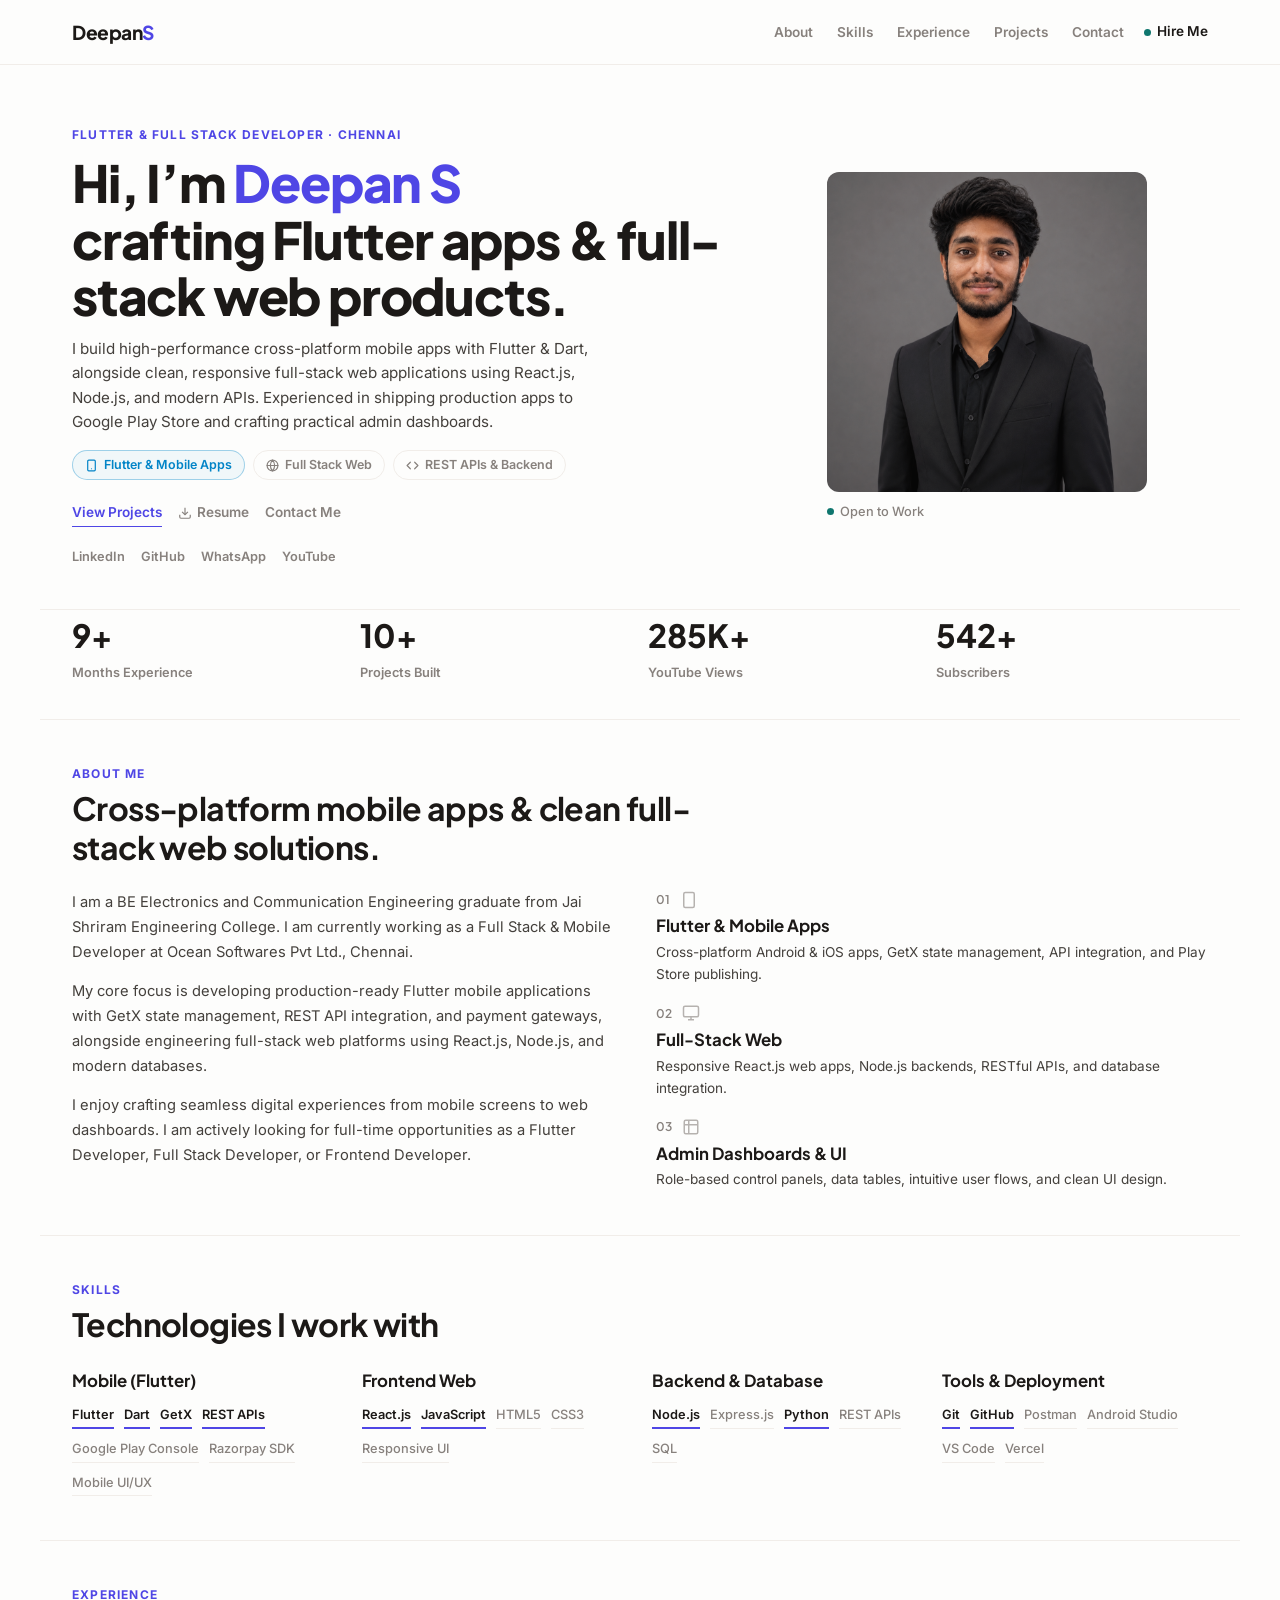
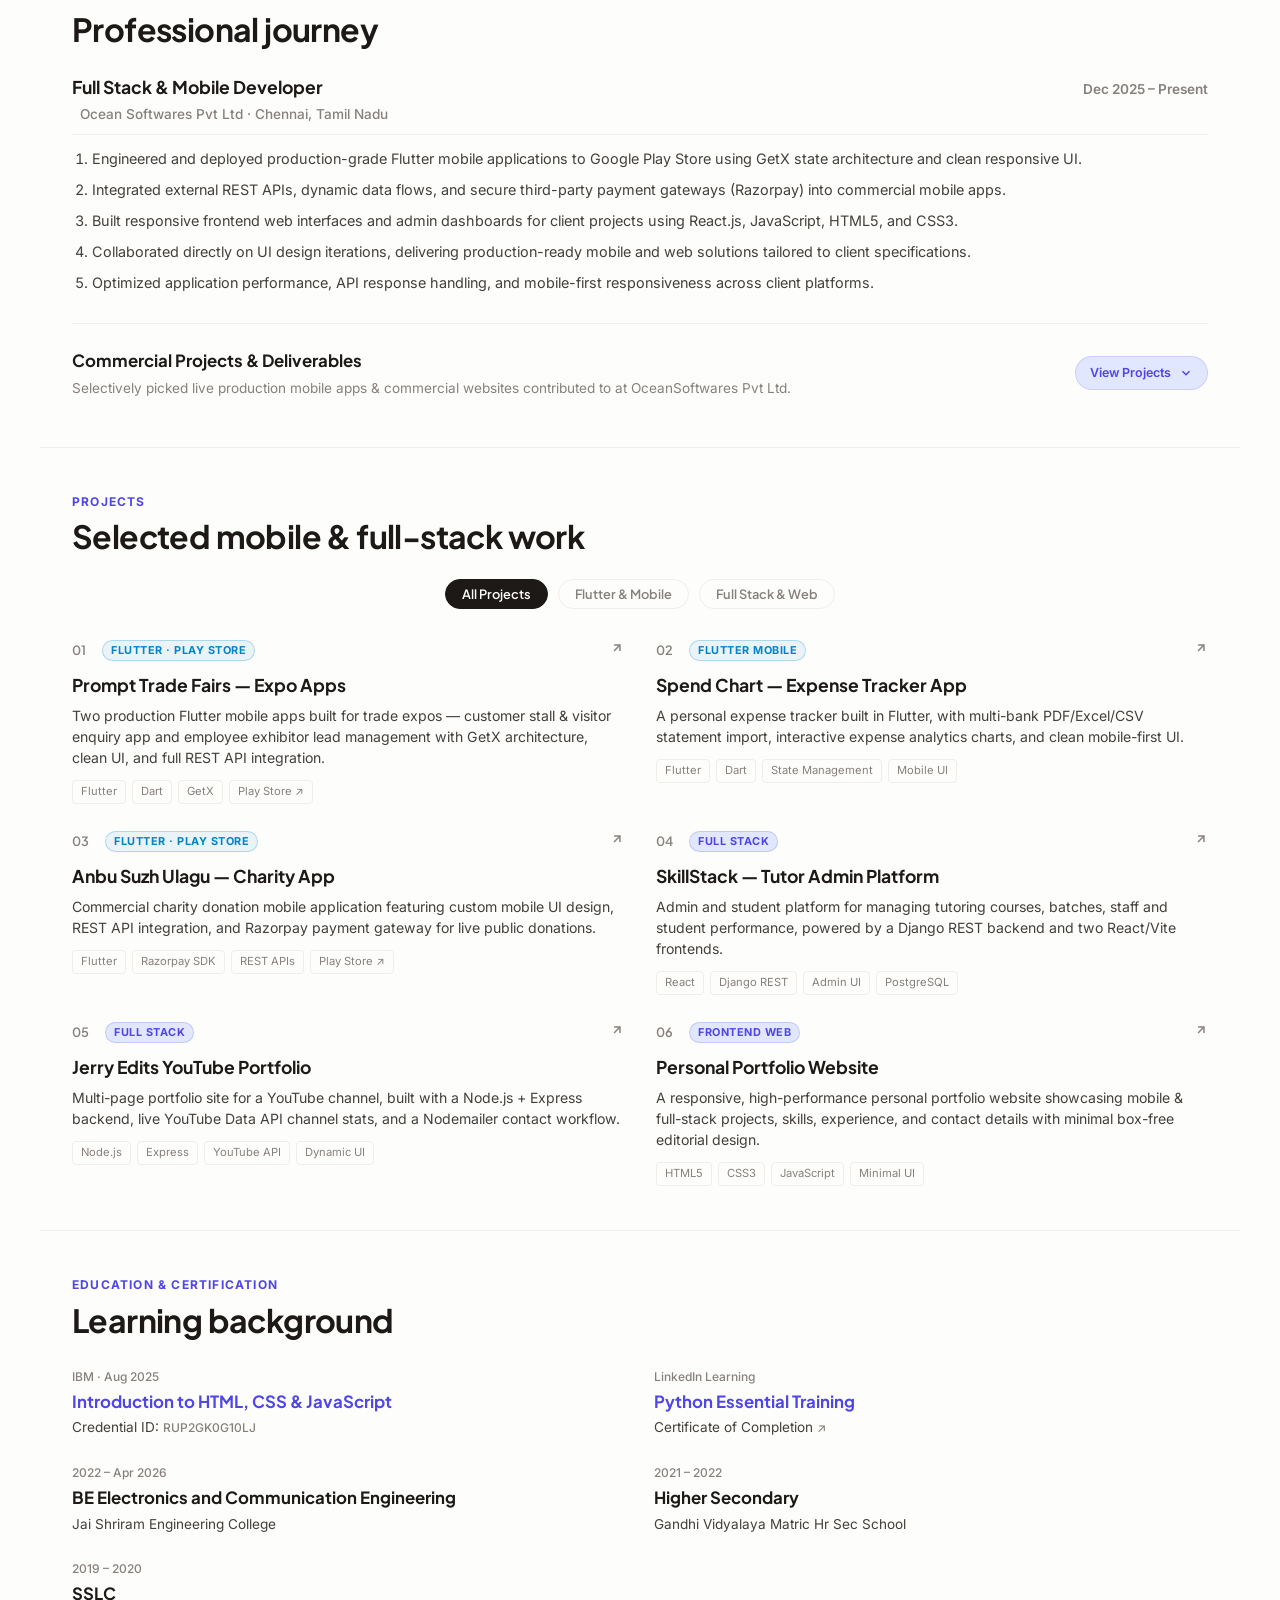
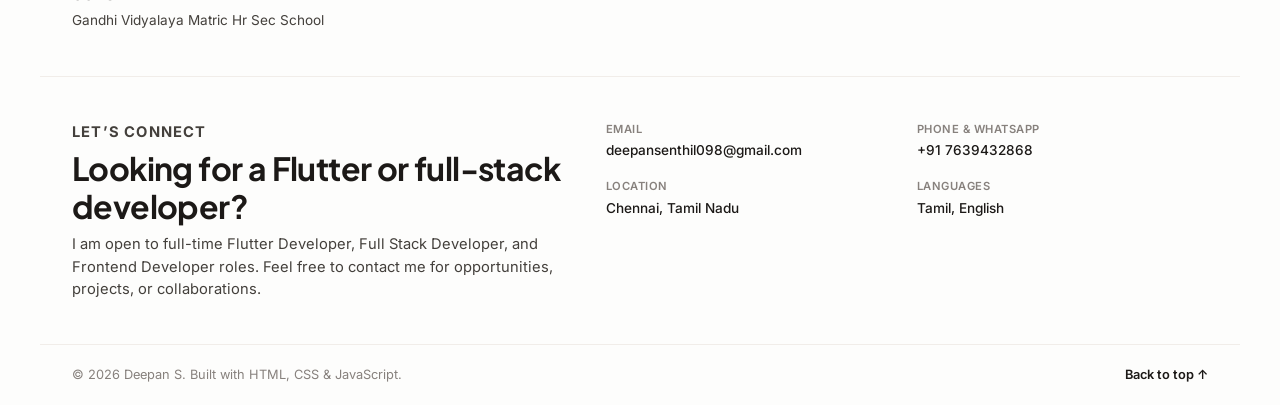
<file: index.html>
<!DOCTYPE html>
<html lang="en">

<head>
  <!-- Google Tag Manager -->
  <script>(function(w,d,s,l,i){w[l]=w[l]||[];w[l].push({'gtm.start':
  new Date().getTime(),event:'gtm.js'});var f=d.getElementsByTagName(s)[0],
  j=d.createElement(s),dl=l!='dataLayer'?'&l='+l:'';j.async=true;j.src=
  'https://www.googletagmanager.com/gtm.js?id='+i+dl;f.parentNode.insertBefore(j,f);
  })(window,document,'script','dataLayer','GTM-P4JKSZSQ');</script>
  <!-- End Google Tag Manager -->

  <!-- Google tag (gtag.js) -->
  <script async src="https://www.googletagmanager.com/gtag/js?id=G-9VMD1DJB21"></script>
  <script>
    window.dataLayer = window.dataLayer || [];
    function gtag(){dataLayer.push(arguments);}
    gtag('js', new Date());

    gtag('config', 'G-9VMD1DJB21');
  </script>

  <meta charset="UTF-8" />
  <meta name="viewport" content="width=device-width, initial-scale=1.0" />
  <meta name="description"
    content="Portfolio of Deepan S (Deepan Senthilkumar) - Flutter & Full Stack Developer at Ocean Softwares, Chennai. Experienced in Flutter & Dart cross-platform mobile apps (Google Play Store), React.js, Node.js, Python, REST APIs, and responsive web platforms." />
  <meta name="keywords"
    content="Deepan, Deepan S, Deepan Senthilkumar, Deepan portfolio, Deepan developer, Deepan Flutter developer, Deepan full stack developer, Deepan mobile app developer, Deepan frontend developer, Deepan React developer, Flutter Dart developer, Deepan Chennai, Ocean Softwares Deepan, Spend Chart app, Prompt Trade Fairs, Anbu Suzh Ulagu, Full Stack Developer Chennai, Flutter Developer Portfolio, Mobile App Developer Chennai" />
  <meta name="author" content="Deepan S (Deepan Senthilkumar)" />
  <meta name="robots" content="index, follow" />
  <meta name="geo.region" content="IN-TN" />
  <meta name="geo.placename" content="Chennai" />

  <title>Deepan S | Flutter & Full Stack Developer Portfolio | Chennai</title>
  <meta name="google-site-verification" content="NQKdWvsAYt9XB1lCtw7AO4qQT5_Y-aIfFdxD1sTwhug" />
  <meta name="google-site-verification" content="cevIsvBwnYSEzlV1HyuRtrS9JpB26nZTro6e0wSrs9Q" />

  <link rel="canonical" href="https://portfolio-deepan.vercel.app/" />
  <link rel="preconnect" href="https://fonts.googleapis.com">
  <link rel="preconnect" href="https://fonts.gstatic.com" crossorigin>
  <link
    href="https://fonts.googleapis.com/css2?family=Inter:wght@400;500;600;700;800&family=Plus+Jakarta+Sans:wght@500;600;700;800&display=swap"
    rel="stylesheet">

  <link rel="icon" type="image/x-icon" href="/favicon.ico">
  <link rel="icon" type="image/png" sizes="48x48" href="/assets/images/favicon-48x48.png">
  <link rel="icon" type="image/png" sizes="96x96" href="/assets/images/favicon-96x96.png">
  <link rel="icon" type="image/png" sizes="192x192" href="/assets/images/favicon-192x192.png">
  <link rel="apple-touch-icon" sizes="180x180" href="/assets/images/apple-touch-icon.png">
  <link rel="shortcut icon" href="/favicon.ico">
  <link rel="stylesheet" href="assets/css/style.css" />

  <!-- Open Graph / WhatsApp / LinkedIn Meta Tags -->
  <meta property="og:type" content="website" />
  <meta property="og:site_name" content="Deepan S" />
  <meta property="og:url" content="https://portfolio-deepan.vercel.app/" />
  <meta property="og:title" content="Deepan S | Flutter & Full Stack Developer Portfolio" />
  <meta property="og:description" content="Explore projects, skills, and experience of Deepan S - Flutter & Full Stack Developer building cross-platform mobile apps on Google Play Store and full-stack web platforms with React, Node.js, and REST APIs." />
  <meta property="og:image" content="https://portfolio-deepan.vercel.app/assets/images/ProfileImage-2.png" />
  <meta property="og:locale" content="en_US" />

  <!-- Twitter Meta Tags -->
  <meta name="twitter:card" content="summary_large_image" />
  <meta property="twitter:domain" content="portfolio-deepan.vercel.app" />
  <meta property="twitter:url" content="https://portfolio-deepan.vercel.app/" />
  <meta name="twitter:title" content="Deepan S | Flutter & Full Stack Developer Portfolio" />
  <meta name="twitter:description" content="Flutter & Full Stack Developer portfolio of Deepan S. Flutter, Dart, Google Play Store apps, React.js, Python, Node.js, REST APIs, and responsive web platforms." />
  <meta name="twitter:image" content="https://portfolio-deepan.vercel.app/assets/images/ProfileImage-2.png" />

  <!-- Application & Site Name Meta Tags -->
  <meta name="application-name" content="Deepan S" />
  <meta name="apple-mobile-web-app-title" content="Deepan S" />

  <!-- Structured Data / JSON-LD for Google Search & Rich Results -->
  <script type="application/ld+json">
  {
    "@context": "https://schema.org",
    "@graph": [
      {
        "@type": "WebSite",
        "@id": "https://portfolio-deepan.vercel.app/#website",
        "url": "https://portfolio-deepan.vercel.app/",
        "name": "Deepan S",
        "alternateName": [
          "Deepan",
          "Deepan Senthilkumar",
          "Deepan S Portfolio",
          "Deepan Portfolio"
        ],
        "author": {
          "@id": "https://portfolio-deepan.vercel.app/#person"
        },
        "inLanguage": "en"
      },
      {
        "@type": "Person",
        "@id": "https://portfolio-deepan.vercel.app/#person",
        "name": "Deepan S",
        "alternateName": ["Deepan", "Deepan Senthilkumar"],
        "jobTitle": "Flutter & Full Stack Developer",
        "description": "Flutter & Full Stack Developer specializing in cross-platform mobile apps with Flutter & Dart, Google Play Store publishing, and web applications with React.js, Node.js, and REST APIs.",
        "url": "https://portfolio-deepan.vercel.app/",
        "image": "https://portfolio-deepan.vercel.app/assets/images/ProfileImage-2.png",
        "worksFor": {
          "@type": "Organization",
          "name": "Ocean Softwares Pvt Ltd"
        },
        "alumniOf": {
          "@type": "CollegeOrUniversity",
          "name": "Jai Shriram Engineering College"
        },
        "knowsAbout": [
          "Flutter",
          "Dart",
          "GetX",
          "Mobile App Development",
          "Google Play Console",
          "React.js",
          "JavaScript",
          "HTML5",
          "CSS3",
          "Node.js",
          "Express.js",
          "REST APIs",
          "Python",
          "SQL",
          "Razorpay Payment Gateway",
          "UI/UX Design",
          "Responsive Web Design",
          "Admin Dashboards"
        ],
        "sameAs": [
          "https://github.com/Deepan-senthilkumar",
          "https://linkedin.com/in/deepan49",
          "https://youtube.com/@jerryedits4"
        ]
      }
    ]
  }
  </script>
</head>

<body>
  <!-- Google Tag Manager (noscript) -->
  <noscript><iframe src="https://www.googletagmanager.com/ns.html?id=GTM-P4JKSZSQ"
  height="0" width="0" style="display:none;visibility:hidden"></iframe></noscript>
  <!-- End Google Tag Manager (noscript) -->

  <!-- SITE HEADER / NAVBAR -->
  <header class="site-header">
    <nav class="navbar">
      <a href="#home" class="brand">Deepan<span>S</span></a>

      <div class="nav-controls">
        <ul class="nav-links" id="navLinks">
          <li><a href="#about">About</a></li>
          <li><a href="#skills">Skills</a></li>
          <li><a href="#experience">Experience</a></li>
          <li><a href="#projects">Projects</a></li>
          <li><a href="#contact">Contact</a></li>
        </ul>

        <a href="https://mail.google.com/mail/?view=cm&fs=1&to=deepansenthil098@gmail.com" target="_blank" rel="noopener" class="nav-btn">
          <span class="status-dot"></span>
          Hire Me
        </a>

        <!-- Hamburger Menu Button -->
        <button class="menu-btn" id="menuBtn" aria-label="Open Menu">
          <span></span><span></span><span></span>
        </button>
      </div>
    </nav>
  </header>

  <main>
    <!-- HERO SECTION -->
    <section class="hero section" id="home">
      <div class="hero-content">
        <p class="eyebrow">Flutter & Full Stack Developer · Chennai</p>
        <h1>Hi, I’m <span>Deepan S</span><br>crafting Flutter apps & full-stack web products.</h1>
        <p class="hero-text">
          I build high-performance cross-platform mobile apps with Flutter & Dart, alongside
          clean, responsive full-stack web applications using React.js, Node.js, and modern APIs.
          Experienced in shipping production apps to Google Play Store and crafting practical admin dashboards.
        </p>

        <div class="hero-specialties">
          <span class="spec-chip highlight-flutter">
            <svg width="13" height="13" viewBox="0 0 24 24" fill="none" stroke="currentColor" stroke-width="2.2" stroke-linecap="round" stroke-linejoin="round">
              <rect x="5" y="2" width="14" height="20" rx="2" ry="2"></rect>
              <line x1="12" y1="18" x2="12.01" y2="18"></line>
            </svg>
            Flutter & Mobile Apps
          </span>
          <span class="spec-chip">
            <svg width="13" height="13" viewBox="0 0 24 24" fill="none" stroke="currentColor" stroke-width="2.2" stroke-linecap="round" stroke-linejoin="round">
              <circle cx="12" cy="12" r="10"></circle>
              <line x1="2" y1="12" x2="22" y2="12"></line>
              <path d="M12 2a15.3 15.3 0 0 1 4 10 15.3 15.3 0 0 1-4 10 15.3 15.3 0 0 1-4-10 15.3 15.3 0 0 1 4-10z"></path>
            </svg>
            Full Stack Web
          </span>
          <span class="spec-chip">
            <svg width="13" height="13" viewBox="0 0 24 24" fill="none" stroke="currentColor" stroke-width="2.2" stroke-linecap="round" stroke-linejoin="round">
              <polyline points="16 18 22 12 16 6"></polyline>
              <polyline points="8 6 2 12 8 18"></polyline>
            </svg>
            REST APIs & Backend
          </span>
        </div>

        <div class="hero-actions">
          <a href="#projects" class="btn primary">View Projects</a>
          <a href="assets/Deepan_S.pdf" download="Deepan_S.pdf" class="btn secondary">
            <svg width="14" height="14" fill="none" stroke="currentColor" stroke-width="2" viewBox="0 0 24 24" style="margin-right: 5px;">
              <path d="M21 15v4a2 2 0 0 1-2 2H5a2 2 0 0 1-2-2v-4"></path>
              <polyline points="7 10 12 15 17 10"></polyline>
              <line x1="12" y1="15" x2="12" y2="3"></line>
            </svg>
            Resume
          </a>
          <a href="https://mail.google.com/mail/?view=cm&fs=1&to=deepansenthil098@gmail.com" target="_blank" rel="noopener" class="btn secondary">Contact Me</a>
        </div>

        <div class="social-row">
          <a href="https://linkedin.com/in/deepan49" target="_blank" rel="noopener">LinkedIn</a>
          <a href="https://github.com/Deepan-senthilkumar" target="_blank" rel="noopener">GitHub</a>
          <a href="https://wa.me/917639432868" target="_blank" rel="noopener">WhatsApp</a>
          <a href="https://youtube.com/@jerryedits4" target="_blank" rel="noopener">YouTube</a>
        </div>
      </div>

      <div class="hero-card">
        <div class="photo-frame">
          <img src="assets/images/ProfileImage-2.png" alt="Deepan S profile photo"
            onerror="this.style.display='none'; this.nextElementSibling.style.display='flex';" />
          <div class="avatar-fallback" style="display: none;">DS</div>
        </div>
        <div class="floating-card">
          <span class="status-dot"></span>
          Open to Work
        </div>
      </div>
    </section>

    <!-- STATS COUNTERS -->
    <section class="stats">
      <div class="stat-box">
        <h3 class="stat-number" data-val="9">9+</h3>
        <p>Months Experience</p>
      </div>
      <div class="stat-box">
        <h3 class="stat-number" data-val="10">10+</h3>
        <p>Projects Built</p>
      </div>
      <div class="stat-box">
        <h3 class="stat-number" id="yt-views-count" data-val="285000">285K+</h3>
        <p>YouTube Views</p>
      </div>
      <div class="stat-box">
        <h3 class="stat-number" id="yt-subs-count" data-val="542">542+</h3>
        <p>Subscribers</p>
      </div>
    </section>

    <!-- ABOUT SECTION -->
    <section class="section about" id="about">
      <div class="section-title">
        <p>About Me</p>
        <h2>Cross-platform mobile apps & clean full-stack web solutions.</h2>
      </div>

      <div class="about-grid">
        <div class="about-text">
          <p>
            I am a BE Electronics and Communication Engineering graduate from
            Jai Shriram Engineering College. I am currently working as a Full Stack & Mobile
            Developer at Ocean Softwares Pvt Ltd., Chennai.
          </p>
          <p>
            My core focus is developing production-ready Flutter mobile applications with GetX state management,
            REST API integration, and payment gateways, alongside engineering full-stack web platforms using
            React.js, Node.js, and modern databases.
          </p>
          <p>
            I enjoy crafting seamless digital experiences from mobile screens to web dashboards.
            I am actively looking for full-time opportunities as a Flutter Developer, Full Stack Developer, or Frontend Developer.
          </p>
        </div>

        <div class="about-cards">
          <!-- Card 1: Flutter & Mobile -->
          <div class="mini-card">
            <div class="mini-card-header">
              <span>01</span>
              <svg class="mini-card-icon" width="18" height="18" fill="none" stroke="currentColor" stroke-width="2"
                viewBox="0 0 24 24">
                <rect x="5" y="2" width="14" height="20" rx="2" ry="2"></rect>
                <line x1="12" y1="18" x2="12.01" y2="18"></line>
              </svg>
            </div>
            <h3>Flutter & Mobile Apps</h3>
            <p>Cross-platform Android & iOS apps, GetX state management, API integration, and Play Store publishing.</p>
          </div>
          <!-- Card 2: Full-Stack Web -->
          <div class="mini-card">
            <div class="mini-card-header">
              <span>02</span>
              <svg class="mini-card-icon" width="18" height="18" fill="none" stroke="currentColor" stroke-width="2"
                viewBox="0 0 24 24">
                <rect x="2" y="3" width="20" height="14" rx="2" ry="2"></rect>
                <line x1="8" y1="21" x2="16" y2="21"></line>
                <line x1="12" y1="17" x2="12" y2="21"></line>
              </svg>
            </div>
            <h3>Full-Stack Web</h3>
            <p>Responsive React.js web apps, Node.js backends, RESTful APIs, and database integration.</p>
          </div>
          <!-- Card 3: Admin Dashboards & UI -->
          <div class="mini-card">
            <div class="mini-card-header">
              <span>03</span>
              <svg class="mini-card-icon" width="18" height="18" fill="none" stroke="currentColor" stroke-width="2"
                viewBox="0 0 24 24">
                <rect x="3" y="3" width="18" height="18" rx="2" ry="2"></rect>
                <line x1="9" y1="3" x2="9" y2="21"></line>
                <line x1="3" y1="9" x2="21" y2="9"></line>
              </svg>
            </div>
            <h3>Admin Dashboards & UI</h3>
            <p>Role-based control panels, data tables, intuitive user flows, and clean UI design.</p>
          </div>
        </div>
      </div>
    </section>

    <!-- SKILLS SECTION -->
    <section class="section skills-section" id="skills">
      <div class="section-title">
        <p>Skills</p>
        <h2>Technologies I work with</h2>
      </div>

      <div class="skills-grid">
        <div class="skill-card">
          <h3>Mobile (Flutter)</h3>
          <div class="tag-list">
            <span class="tag-highlight">Flutter</span>
            <span class="tag-highlight">Dart</span>
            <span class="tag-highlight">GetX</span>
            <span class="tag-highlight">REST APIs</span>
            <span>Google Play Console</span>
            <span>Razorpay SDK</span>
            <span>Mobile UI/UX</span>
          </div>
        </div>

        <div class="skill-card">
          <h3>Frontend Web</h3>
          <div class="tag-list">
            <span class="tag-highlight">React.js</span>
            <span class="tag-highlight">JavaScript</span>
            <span>HTML5</span>
            <span>CSS3</span>
            <span>Responsive UI</span>
          </div>
        </div>

        <div class="skill-card">
          <h3>Backend & Database</h3>
          <div class="tag-list">
            <span class="tag-highlight">Node.js</span>
            <span>Express.js</span>
            <span class="tag-highlight">Python</span>
            <span>REST APIs</span>
            <span>SQL</span>
          </div>
        </div>

        <div class="skill-card">
          <h3>Tools & Deployment</h3>
          <div class="tag-list">
            <span class="tag-highlight">Git</span>
            <span class="tag-highlight">GitHub</span>
            <span>Postman</span>
            <span>Android Studio</span>
            <span>VS Code</span>
            <span>Vercel</span>
          </div>
        </div>
      </div>
    </section>

    <!-- EXPERIENCE SECTION -->
    <section class="section experience" id="experience">
      <div class="section-title">
        <p>Experience</p>
        <h2>Professional journey</h2>
      </div>

      <div class="timeline-card">
        <div class="timeline-head">
          <div>
            <h3>Full Stack & Mobile Developer</h3>
            <p>Ocean Softwares Pvt Ltd · Chennai, Tamil Nadu</p>
          </div>
          <span class="timeline-date">Dec 2025 – Present</span>
        </div>

        <ol class="work-list">
          <li>Engineered and deployed production-grade Flutter mobile applications to Google Play Store using GetX state architecture and clean responsive UI.</li>
          <li>Integrated external REST APIs, dynamic data flows, and secure third-party payment gateways (Razorpay) into commercial mobile apps.</li>
          <li>Built responsive frontend web interfaces and admin dashboards for client projects using React.js, JavaScript, HTML5, and CSS3.</li>
          <li>Collaborated directly on UI design iterations, delivering production-ready mobile and web solutions tailored to client specifications.</li>
          <li>Optimized application performance, API response handling, and mobile-first responsiveness across client platforms.</li>
        </ol>

        <!-- Client Projects & Deliverables at Ocean Softwares (Collapsible Dropdown) -->
        <details class="client-projects-box">
          <summary class="client-projects-summary">
            <div class="summary-text">
              <h4 class="client-subheading">Commercial Projects & Deliverables</h4>
              <p class="client-subtext">Selectively picked live production mobile apps & commercial websites contributed to at OceanSoftwares Pvt Ltd.</p>
            </div>
            <span class="accordion-badge">
              <span>View Projects</span>
              <svg class="chevron-icon" width="14" height="14" fill="none" stroke="currentColor" stroke-width="2.5" viewBox="0 0 24 24">
                <polyline points="6 9 12 15 18 9"></polyline>
              </svg>
            </span>
          </summary>

          <div class="client-projects-content">
            <!-- 1. Mobile Applications -->
            <div class="deliverables-group">
              <span class="deliverables-title">Production Mobile Apps (Google Play Store ↗)</span>
              <div class="deliverables-grid">
                <!-- App 1: Prompt Trade Fairs -->
                <a href="https://play.google.com/store/apps/details?id=com.expo_admin.expo_admin" target="_blank" rel="noopener" class="deliverable-item">
                  <span class="deliverable-name">Prompt Trade Fairs</span>
                  <span class="deliverable-arrow">↗</span>
                  <span class="deliverable-desc">Trade expo customer app for stall & visitor enquiries · Flutter & API integration</span>
                </a>

                <!-- App 2: Anbu Suzh Ulagu -->
                <a href="https://play.google.com/store/apps/details?id=com.ocean.charity" target="_blank" rel="noopener" class="deliverable-item">
                  <span class="deliverable-name">Anbu Suzh Ulagu</span>
                  <span class="deliverable-arrow">↗</span>
                  <span class="deliverable-desc">Charity donation app · Full UI design, API & Razorpay payment integration</span>
                </a>

                <!-- Hidden Apps:
                <a href="https://play.google.com/store/apps/details?id=com.expo_admin.expo_admin" target="_blank" rel="noopener" class="deliverable-item">
                  <span class="deliverable-name">Prompt Exhibitor</span>
                  <span class="deliverable-arrow">↗</span>
                  <span class="deliverable-desc">Expo customer app for stall & visitor bookings · Flutter & API integration</span>
                </a>
                <a href="https://play.google.com/store/apps/details?id=com.ocean.ingenious" target="_blank" rel="noopener" class="deliverable-item">
                  <span class="deliverable-name">Contact Qube</span>
                  <span class="deliverable-arrow">↗</span>
                  <span class="deliverable-desc">Business networking mobile app · UI enhancements & API integration</span>
                </a>
                -->
              </div>
            </div>

            <!-- 2. Live Commercial Websites -->
            <div class="deliverables-group">
              <span class="deliverables-title">Live Commercial Websites (Live Sites ↗)</span>
              <div class="deliverables-grid">
                <!-- Site 1: Colours Boutique -->
                <a href="https://coloursboutique.com/" target="_blank" rel="noopener" class="deliverable-item">
                  <span class="deliverable-name">Colours Boutique</span>
                  <span class="deliverable-arrow">↗</span>
                  <span class="deliverable-desc">Fashion boutique online store · Frontend & UI development</span>
                </a>

                <!-- Site 2: Auvri Plus -->
                <a href="https://www.auvriplus.com/" target="_blank" rel="noopener" class="deliverable-item">
                  <span class="deliverable-name">Auvri Plus</span>
                  <span class="deliverable-arrow">↗</span>
                  <span class="deliverable-desc">Herbal wellness & healthcare e-commerce product store · Frontend & UI</span>
                </a>

                <!-- Site 3: CNI Foundation -->
                <a href="https://cnifoundation.in/" target="_blank" rel="noopener" class="deliverable-item">
                  <span class="deliverable-name">CNI Foundation</span>
                  <span class="deliverable-arrow">↗</span>
                  <span class="deliverable-desc">Civil building infrastructure & construction website · Frontend & UI</span>
                </a>

                <!-- Site 4: Jeeva Memorial Public School | JMPSS -->
                <a href="https://jmpsss.com/" target="_blank" rel="noopener" class="deliverable-item">
                  <span class="deliverable-name">Jeeva Memorial Public School</span>
                  <span class="deliverable-arrow">↗</span>
                  <span class="deliverable-desc">School institutional website · Frontend & UI development</span>
                </a>

                <!-- Hidden Sites:
                <a href="https://www.prrayashacollections.com/" target="_blank" rel="noopener" class="deliverable-item">
                  <span class="deliverable-name">Prrayasha Collections</span>
                  <span class="deliverable-arrow">↗</span>
                  <span class="deliverable-desc">Ethnic & dress sales e-commerce · Frontend & UI development</span>
                </a>
                <a href="https://youwomenswear.com/" target="_blank" rel="noopener" class="deliverable-item">
                  <span class="deliverable-name">You Women's Wear</span>
                  <span class="deliverable-arrow">↗</span>
                  <span class="deliverable-desc">Women's apparel fashion e-commerce store · Frontend & UI</span>
                </a>
                <a href="https://nandhinisilks.com/" target="_blank" rel="noopener" class="deliverable-item">
                  <span class="deliverable-name">Nandhini Silks</span>
                  <span class="deliverable-arrow">↗</span>
                  <span class="deliverable-desc">Traditional silks & sarees online store · Frontend & UI</span>
                </a>
                <a href="https://arunaandco.in/" target="_blank" rel="noopener" class="deliverable-item">
                  <span class="deliverable-name">Aruna & Co</span>
                  <span class="deliverable-arrow">↗</span>
                  <span class="deliverable-desc">Wholesale paper distributor corporate website · Frontend & UI</span>
                </a>
                -->
              </div>
            </div>
          </div>
        </details>
      </div>
    </section>

    <!-- PROJECTS SECTION -->
    <section class="section projects" id="projects">
      <div class="section-title center">
        <p>Projects</p>
        <h2>Selected mobile & full-stack work</h2>
      </div>

      <!-- Category Filter Tabs -->
      <div class="project-filters" id="projectFilters">
        <button class="filter-btn active" data-filter="all">All Projects</button>
        <button class="filter-btn" data-filter="flutter">Flutter & Mobile</button>
        <button class="filter-btn" data-filter="fullstack">Full Stack & Web</button>
      </div>

      <div class="projects-grid">
        <!-- Project 1: Prompt Trade Fairs (Flutter) -->
        <a href="https://play.google.com/store/apps/details?id=com.expoapp.expo_user" target="_blank" rel="noopener" class="project-card" data-category="flutter">
          <div class="project-top">
            <span class="project-num">01</span>
            <span class="project-badge badge-flutter">Flutter · Play Store</span>
            <span class="project-link-icon" aria-label="Prompt Manager App">
              <svg width="14" height="14" fill="none" stroke="currentColor" stroke-width="2.5" viewBox="0 0 24 24">
                <line x1="7" y1="17" x2="17" y2="7"></line>
                <polyline points="7 7 17 7 17 17"></polyline>
              </svg>
            </span>
          </div>
          <div class="project-info">
            <h3>Prompt Trade Fairs — Expo Apps</h3>
            <p>
              Two production Flutter mobile apps built for trade expos — customer stall & visitor enquiry app and employee exhibitor lead management with GetX architecture, clean UI, and full REST API integration.
            </p>
            <div class="project-tags">
              <span>Flutter</span><span>Dart</span><span>GetX</span><span>Play Store ↗</span>
            </div>
          </div>
        </a>

        <!-- Project 2: Spend Chart (Flutter) -->
        <a href="https://github.com/Deepan-senthilkumar/Spend-chart-frontend" target="_blank" rel="noopener" class="project-card" data-category="flutter">
          <div class="project-top">
            <span class="project-num">02</span>
            <span class="project-badge badge-flutter">Flutter Mobile</span>
            <span class="project-link-icon" aria-label="Spend Chart repository">
              <svg width="14" height="14" fill="none" stroke="currentColor" stroke-width="2.5" viewBox="0 0 24 24">
                <line x1="7" y1="17" x2="17" y2="7"></line>
                <polyline points="7 7 17 7 17 17"></polyline>
              </svg>
            </span>
          </div>
          <div class="project-info">
            <h3>Spend Chart — Expense Tracker App</h3>
            <p>
              A personal expense tracker built in Flutter, with multi-bank PDF/Excel/CSV statement import, interactive expense analytics charts, and clean mobile-first UI.
            </p>
            <div class="project-tags">
              <span>Flutter</span><span>Dart</span><span>State Management</span><span>Mobile UI</span>
            </div>
          </div>
        </a>

        <!-- Project 3: Anbu Suzh Ulagu (Flutter) -->
        <a href="https://play.google.com/store/apps/details?id=com.ocean.charity" target="_blank" rel="noopener" class="project-card" data-category="flutter">
          <div class="project-top">
            <span class="project-num">03</span>
            <span class="project-badge badge-flutter">Flutter · Play Store</span>
            <span class="project-link-icon" aria-label="Anbu Suzh Ulagu App">
              <svg width="14" height="14" fill="none" stroke="currentColor" stroke-width="2.5" viewBox="0 0 24 24">
                <line x1="7" y1="17" x2="17" y2="7"></line>
                <polyline points="7 7 17 7 17 17"></polyline>
              </svg>
            </span>
          </div>
          <div class="project-info">
            <h3>Anbu Suzh Ulagu — Charity App</h3>
            <p>
              Commercial charity donation mobile application featuring custom mobile UI design, REST API integration, and Razorpay payment gateway for live public donations.
            </p>
            <div class="project-tags">
              <span>Flutter</span><span>Razorpay SDK</span><span>REST APIs</span><span>Play Store ↗</span>
            </div>
          </div>
        </a>

        <!-- Project 4: SkillStack (Full Stack) -->
        <a href="https://skillstack-admin.vercel.app/" target="_blank" rel="noopener" class="project-card" data-category="fullstack">
          <div class="project-top">
            <span class="project-num">04</span>
            <span class="project-badge badge-web">Full Stack</span>
            <span class="project-link-icon" aria-label="SkillStack platform">
              <svg width="14" height="14" fill="none" stroke="currentColor" stroke-width="2.5" viewBox="0 0 24 24">
                <line x1="7" y1="17" x2="17" y2="7"></line>
                <polyline points="7 7 17 7 17 17"></polyline>
              </svg>
            </span>
          </div>
          <div class="project-info">
            <h3>SkillStack — Tutor Admin Platform</h3>
            <p>
              Admin and student platform for managing tutoring courses, batches, staff and student performance, powered by a Django REST backend and two React/Vite frontends.
            </p>
            <div class="project-tags">
              <span>React</span><span>Django REST</span><span>Admin UI</span><span>PostgreSQL</span>
            </div>
          </div>
        </a>

        <!-- Project 5: Jerry Edits (Full Stack) -->
        <a href="https://jerry-edits.vercel.app/" target="_blank" rel="noopener" class="project-card" data-category="fullstack">
          <div class="project-top">
            <span class="project-num">05</span>
            <span class="project-badge badge-web">Full Stack</span>
            <span class="project-link-icon" aria-label="Jerry Edits Website">
              <svg width="14" height="14" fill="none" stroke="currentColor" stroke-width="2.5" viewBox="0 0 24 24">
                <line x1="7" y1="17" x2="17" y2="7"></line>
                <polyline points="7 7 17 7 17 17"></polyline>
              </svg>
            </span>
          </div>
          <div class="project-info">
            <h3>Jerry Edits YouTube Portfolio</h3>
            <p>
              Multi-page portfolio site for a YouTube channel, built with a Node.js + Express backend, live YouTube Data API channel stats, and a Nodemailer contact workflow.
            </p>
            <div class="project-tags">
              <span>Node.js</span><span>Express</span><span>YouTube API</span><span>Dynamic UI</span>
            </div>
          </div>
        </a>

        <!-- Project 6: Personal Portfolio (Full Stack / Web) -->
        <a href="https://portfolio-deepan.vercel.app/" target="_blank" rel="noopener" class="project-card" data-category="fullstack">
          <div class="project-top">
            <span class="project-num">06</span>
            <span class="project-badge badge-web">Frontend Web</span>
            <span class="project-link-icon" aria-label="Portfolio project">
              <svg width="14" height="14" fill="none" stroke="currentColor" stroke-width="2.5" viewBox="0 0 24 24">
                <line x1="7" y1="17" x2="17" y2="7"></line>
                <polyline points="7 7 17 7 17 17"></polyline>
              </svg>
            </span>
          </div>
          <div class="project-info">
            <h3>Personal Portfolio Website</h3>
            <p>
              A responsive, high-performance personal portfolio website showcasing mobile & full-stack projects, skills, experience, and contact details with minimal box-free editorial design.
            </p>
            <div class="project-tags">
              <span>HTML5</span><span>CSS3</span><span>JavaScript</span><span>Minimal UI</span>
            </div>
          </div>
        </a>
      </div>
    </section>

    <!-- EDUCATION SECTION -->
    <section class="section education">
      <div class="section-title">
        <p>Education & Certification</p>
        <h2>Learning background</h2>
      </div>

      <div class="edu-grid">
        <!-- 1. Coursera IBM Certification -->
        <a href="https://coursera.org/share/57b1f9be9dd07d5d45eefe106dd7801f" target="_blank" rel="noopener"
          class="edu-card highlight">
          <span>IBM · Aug 2025</span>
          <h3>Introduction to HTML, CSS & JavaScript</h3>
          <p>Credential ID: <span class="credential-id">RUP2GK0G10LJ</span></p>
        </a>

        <!-- 2. LinkedIn Learning Certification -->
        <a href="https://www.linkedin.com/learning/certificates/672eab33d50b6d9548c9488023d0935b823214d5f3dd8689351827edff1f55e1" target="_blank" rel="noopener"
          class="edu-card highlight">
          <span>LinkedIn Learning</span>
          <h3>Python Essential Training</h3>
          <p>Certificate of Completion <span class="credential-id">↗</span></p>
        </a>

        <!-- 3. College -->
        <div class="edu-card">
          <span>2022 – Apr 2026</span>
          <h3>BE Electronics and Communication Engineering</h3>
          <p>Jai Shriram Engineering College</p>
        </div>

        <!-- 4. Higher Secondary -->
        <div class="edu-card">
          <span>2021 – 2022</span>
          <h3>Higher Secondary</h3>
          <p>Gandhi Vidyalaya Matric Hr Sec School</p>
        </div>

        <!-- 5. SSLC -->
        <div class="edu-card">
          <span>2019 – 2020</span>
          <h3>SSLC</h3>
          <p>Gandhi Vidyalaya Matric Hr Sec School</p>
        </div>
      </div>
    </section>

    <!-- CONTACT SECTION -->
    <section class="section contact" id="contact">
      <div class="contact-box">
        <div class="contact-intro">
          <p class="eyebrow">Let’s connect</p>
          <h2>Looking for a Flutter or full-stack developer?</h2>
          <p>
            I am open to full-time Flutter Developer, Full Stack Developer, and Frontend Developer roles.
            Feel free to contact me for opportunities, projects, or collaborations.
          </p>
        </div>

        <div class="contact-actions">
          <a href="https://mail.google.com/mail/?view=cm&fs=1&to=deepansenthil098@gmail.com" target="_blank" rel="noopener" class="btn primary">Email Me</a>
          <a href="tel:+917639432868" class="btn secondary">Call Me</a>
        </div>

        <div class="contact-details">
          <div class="detail-item">
            <span class="detail-label">Email</span>
            <span class="detail-val"><a href="https://mail.google.com/mail/?view=cm&fs=1&to=deepansenthil098@gmail.com" target="_blank" rel="noopener">deepansenthil098@gmail.com</a></span>
          </div>
          <div class="detail-item">
            <span class="detail-label">Phone & WhatsApp</span>
            <span class="detail-val"><a href="https://wa.me/917639432868" target="_blank" rel="noopener">+91 7639432868</a></span>
          </div>
          <div class="detail-item">
            <span class="detail-label">Location</span>
            <span class="detail-val">Chennai, Tamil Nadu</span>
          </div>
          <div class="detail-item">
            <span class="detail-label">Languages</span>
            <span class="detail-val">Tamil, English</span>
          </div>
        </div>
      </div>
    </section>
  </main>

  <footer>
    <p>© 2026 Deepan S. Built with HTML, CSS & JavaScript.</p>
    <a href="#home">Back to top ↑</a>
  </footer>

  <script src="assets/js/script.js"></script>
</body>

</html>
</file>
<file: assets/css/style.css>
/* ==========================================================================
   MINIMAL DESIGN TOKENS & TYPOGRAPHY SYSTEM
   ========================================================================== */
:root {
  /* Warm Milk-White & Slate/Clay System (Default & Sole Theme) */
  --bg: #fdfdfc; /* Clean, calm warm-white */
  --dark: #1c1917; /* Slate-stone dark grey */
  --dark-soft: #292524;
  --text: #44403c; /* Serene warm grey body copy */
  --muted: #87817d; /* Soft clay grey */
  --line: #f1ede9; /* Extremely subtle warm separator lines */
  
  --accent: #4f46e5; /* Serene indigo */
  --accent-soft: #e0e7ff;
  --accent-secondary: #0f766e; /* Muted teal */
  --accent-secondary-soft: #ccfbf1;
  
  --radius: 12px;
  --transition-normal: 0.35s cubic-bezier(0.16, 1, 0.3, 1);
  --transition-fast: 0.2s cubic-bezier(0.16, 1, 0.3, 1);

  /* Professional Typography Pairing */
  --font-heading: 'Plus Jakarta Sans', -apple-system, BlinkMacSystemFont, sans-serif;
  --font-body: 'Inter', -apple-system, BlinkMacSystemFont, sans-serif;
}

/* ==========================================================================
   GLOBAL STRUCTURE & RESET
   ========================================================================== */
* {
  box-sizing: border-box;
  margin: 0;
  padding: 0;
}

html {
  scroll-behavior: smooth;
  scroll-padding-top: 90px;
}

body {
  font-family: var(--font-body);
  background-color: var(--bg);
  color: var(--text);
  line-height: 1.6;
  -webkit-font-smoothing: antialiased;
}

img {
  max-width: 100%;
  display: block;
}

a {
  text-decoration: none;
  color: inherit;
  transition: color var(--transition-fast);
}

/* Layout section containers (Tightened from 80px to 44px) */
.section {
  max-width: 1200px;
  margin: 0 auto;
  padding: 44px 32px;
}

/* major section breaks */
section + section,
main > section + section {
  border-top: 1px solid var(--line);
}

/* Elegant Scrollbar */
::-webkit-scrollbar {
  width: 6px;
  height: 6px;
}
::-webkit-scrollbar-track {
  background: var(--bg);
}
::-webkit-scrollbar-thumb {
  background: var(--line);
  border-radius: 10px;
}
::-webkit-scrollbar-thumb:hover {
  background: var(--muted);
}

/* ==========================================================================
   HEADER / FLAT NAVBAR
   ========================================================================== */
.site-header {
  position: sticky;
  top: 0;
  z-index: 100;
  background-color: rgba(253, 253, 252, 0.95);
  backdrop-filter: blur(8px);
  -webkit-backdrop-filter: blur(8px);
  border-bottom: 1px solid var(--line);
  transition: border-color var(--transition-fast);
}

.navbar {
  max-width: 1200px;
  margin: 0 auto;
  height: 64px; /* Reduced from 70px */
  padding: 0 32px;
  display: flex;
  align-items: center;
  justify-content: space-between;
}

.brand {
  font-family: var(--font-heading);
  font-size: 1.2rem;
  font-weight: 750;
  color: var(--dark);
  letter-spacing: -0.5px;
}

.brand span {
  color: var(--accent);
}

.nav-controls {
  display: flex;
  align-items: center;
  gap: 20px;
}

.nav-links {
  display: flex;
  list-style: none;
  gap: 24px;
}

.nav-links a {
  color: var(--muted);
  font-size: 0.85rem;
  font-weight: 600;
  transition: color var(--transition-fast);
  padding: 6px 0;
}

.nav-links a:hover {
  color: var(--dark);
}

/* Minimal availability badge button */
.nav-btn {
  display: inline-flex;
  align-items: center;
  gap: 6px;
  color: var(--dark);
  font-size: 0.85rem;
  font-weight: 600;
  padding: 4px 0;
  position: relative;
  transition: color var(--transition-fast);
}

.nav-btn:hover {
  color: var(--accent);
}

.status-dot {
  width: 7px;
  height: 7px;
  border-radius: 50%;
  background: var(--accent-secondary);
  display: inline-block;
}

/* Mobile Hamburger Menu */
.menu-btn {
  display: none;
  background: none;
  border: 0;
  cursor: pointer;
  width: 20px;
  height: 20px;
  position: relative;
}

.menu-btn span {
  display: block;
  width: 20px;
  height: 1.5px;
  background: var(--dark);
  position: absolute;
  left: 0;
  border-radius: 999px;
  transition: transform var(--transition-fast), top var(--transition-fast), opacity var(--transition-fast);
}

.menu-btn span:nth-child(1) { top: 4px; }
.menu-btn span:nth-child(2) { top: 10px; }
.menu-btn span:nth-child(3) { top: 16px; }

.menu-btn.active span:nth-child(1) {
  top: 10px;
  transform: rotate(45deg);
}

.menu-btn.active span:nth-child(2) {
  opacity: 0;
}

.menu-btn.active span:nth-child(3) {
  top: 10px;
  transform: rotate(-45deg);
}

/* ==========================================================================
   HERO / PRESENTATION VIEW
   ========================================================================== */
.hero {
  padding-top: 60px;
  padding-bottom: 40px;
  display: grid;
  grid-template-columns: 1.2fr 0.8fr;
  gap: 32px;
  align-items: center;
}

.eyebrow {
  color: var(--accent);
  font-size: 0.75rem;
  font-weight: 700;
  letter-spacing: 1.2px;
  text-transform: uppercase;
  margin-bottom: 10px;
}

.hero h1 {
  font-family: var(--font-heading);
  font-size: clamp(2rem, 5vw, 3.2rem); /* Fluid scaling */
  font-weight: 800;
  line-height: 1.1;
  letter-spacing: -1.2px;
  color: var(--dark);
  margin-bottom: 14px;
}

.hero h1 span {
  color: var(--accent);
}

.hero-text {
  max-width: 520px;
  color: var(--text);
  font-size: 0.95rem;
  line-height: 1.6;
}

/* Hero Specialties Pills */
.hero-specialties {
  display: flex;
  gap: 8px;
  flex-wrap: wrap;
  margin-top: 16px;
}

.spec-chip {
  display: inline-flex;
  align-items: center;
  gap: 6px;
  font-size: 0.78rem;
  font-weight: 600;
  color: var(--muted);
  background: transparent;
  border: 1px solid var(--line);
  padding: 4px 12px;
  border-radius: 20px;
  transition: all var(--transition-fast);
}

.spec-chip svg {
  flex-shrink: 0;
}

.spec-chip:hover {
  color: var(--dark);
  border-color: var(--dark);
}

.spec-chip.highlight-flutter {
  color: #0284c7;
  border-color: rgba(2, 132, 199, 0.35);
  background: rgba(2, 132, 199, 0.05);
}

.spec-chip.highlight-flutter:hover {
  background: rgba(2, 132, 199, 0.1);
  border-color: #0284c7;
}

.hero-actions {
  display: flex;
  gap: 16px;
  flex-wrap: wrap;
  margin-top: 20px;
}

/* Flat Typography-Based Buttons */
.btn {
  display: inline-flex;
  align-items: center;
  justify-content: center;
  font-weight: 600;
  font-size: 0.85rem;
  cursor: pointer;
  transition: color var(--transition-fast);
  border: none;
  background: none;
}

.btn.primary {
  color: var(--accent);
  border-bottom: 1px solid var(--accent);
  padding: 2px 0;
}

.btn.primary:hover {
  color: var(--dark);
  border-color: var(--dark);
}

.btn.secondary {
  color: var(--muted);
  border-bottom: 1px solid transparent;
  padding: 2px 0;
}

.btn.secondary:hover {
  color: var(--dark);
  border-color: var(--dark);
}

.social-row {
  display: flex;
  gap: 16px;
  margin-top: 20px;
}

.social-row a {
  color: var(--muted);
  font-size: 0.8rem;
  font-weight: 600;
  border-bottom: 1px solid transparent;
}

.social-row a:hover {
  color: var(--dark);
  border-bottom-color: var(--dark);
}

/* Profile Picture block */
.hero-card {
  position: relative;
  justify-self: center;
}

.photo-frame {
  width: min(320px, 70vw);
  aspect-ratio: 1 / 1;
  border-radius: 12px;
  overflow: hidden;
  position: relative;
}

.photo-frame img {
  width: 100%;
  height: 100%;
  object-fit: cover;
  transform: scale(1.25); /* Permanently zoomed in */
  filter: grayscale(10%) contrast(95%);
}

.avatar-fallback {
  width: 100%;
  height: 100%;
  display: flex;
  align-items: center;
  justify-content: center;
  font-family: var(--font-heading);
  font-size: 3rem;
  font-weight: 600;
  color: var(--muted);
  background-color: var(--line);
}

.floating-card {
  margin-top: 10px;
  display: flex;
  align-items: center;
  gap: 6px;
  font-weight: 500;
  font-size: 0.8rem;
  color: var(--muted);
}

/* ==========================================================================
   STATS COUNTER ELEMENTS (Box-Free)
   ========================================================================== */
.stats {
  max-width: 1200px;
  margin: 0 auto;
  padding: 0 32px 36px;
  display: grid;
  grid-template-columns: repeat(4, 1fr);
  gap: 16px;
}

.stat-box {
  background: none;
  border: none;
  padding: 0;
  box-shadow: none;
}

.stat-number {
  font-family: var(--font-heading);
  font-size: clamp(1.5rem, 3.5vw, 2rem); /* Fluid responsive stats */
  font-weight: 750;
  color: var(--dark);
}

.stat-box p {
  color: var(--muted);
  font-size: 0.8rem;
  font-weight: 600;
  margin-top: 2px;
}

/* ==========================================================================
   ABOUT / BIO SECTION (Box-Free)
   ========================================================================== */
.section-title {
  margin-bottom: 24px;
}

.section-title p {
  color: var(--accent);
  font-size: 0.75rem;
  font-weight: 700;
  letter-spacing: 1.2px;
  text-transform: uppercase;
  margin-bottom: 6px;
}

.section-title h2 {
  font-family: var(--font-heading);
  font-size: clamp(1.4rem, 3.5vw, 2rem); /* Fluid scaling headings */
  line-height: 1.2;
  letter-spacing: -0.6px;
  color: var(--dark);
  max-width: 680px;
}

.about-grid {
  display: grid;
  grid-template-columns: 1fr 1fr;
  gap: 32px;
}

.about-text {
  background: none;
  border: none;
  padding: 0;
  box-shadow: none;
}

.about-text p {
  font-size: 0.92rem;
  color: var(--text);
  line-height: 1.7;
}

.about-text p + p {
  margin-top: 14px;
}

.about-cards {
  display: grid;
  gap: 18px;
}

.mini-card {
  background: none;
  border: none;
  padding: 0;
  box-shadow: none;
}

.mini-card-header {
  display: flex;
  align-items: center;
  gap: 10px;
  margin-bottom: 4px;
}

.mini-card-header span {
  color: var(--muted);
  font-weight: 600;
  font-size: 0.75rem;
  font-family: var(--font-heading);
}

.mini-card-icon {
  color: var(--muted);
  opacity: 0.6;
}

.mini-card h3 {
  color: var(--dark);
  font-family: var(--font-heading);
  font-size: 1.05rem;
  font-weight: 700;
  margin-bottom: 2px;
}

.mini-card p {
  color: var(--text);
  font-size: 0.85rem;
}

/* ==========================================================================
   SKILLS SECTION (Box-Free)
   ========================================================================== */
.skills-section {
  max-width: 1200px;
  background: none;
  color: var(--text);
}

.skills-grid {
  display: grid;
  grid-template-columns: repeat(4, 1fr);
  gap: 24px;
}

.skills-section .skill-card {
  background: none;
  border: none;
  padding: 0;
  box-shadow: none;
}

.skills-section .skill-card h3 {
  color: var(--dark);
  font-family: var(--font-heading);
  font-size: 1.05rem;
  font-weight: 700;
  margin-bottom: 10px;
}

.tag-list {
  display: flex;
  gap: 10px;
  flex-wrap: wrap;
}

.tag-list span {
  font-size: 0.8rem;
  font-weight: 500;
  color: var(--muted);
  border-bottom: 1px solid var(--line);
  padding-bottom: 2px;
  transition: color var(--transition-fast), border-color var(--transition-fast);
}

.tag-list span:hover {
  color: var(--dark);
  border-bottom-color: var(--dark);
}

/* Highlighted / Core primary skills in Box-Free style */
.tag-list span.tag-highlight {
  color: var(--dark);
  font-weight: 600;
  border-bottom: 2px solid var(--accent);
}

.tag-list span.tag-highlight:hover {
  color: var(--accent);
  border-bottom-color: var(--accent);
}

/* ==========================================================================
   EXPERIENCE SECTION (Box-Free)
   ========================================================================== */
.experience {
  max-width: 1200px;
}

.timeline-card {
  background: none;
  border: none;
  padding: 0;
  box-shadow: none;
}

.timeline-card::before {
  display: none;
}

.timeline-head {
  display: flex;
  justify-content: space-between;
  align-items: baseline;
  margin-bottom: 12px;
  border-bottom: 1px solid var(--line);
  padding-bottom: 8px;
}

.timeline-head h3 {
  font-family: var(--font-heading);
  color: var(--dark);
  font-size: 1.1rem;
  font-weight: 700;
}

.timeline-head p {
  color: var(--muted);
  font-size: 0.85rem;
  font-weight: 500;
  display: inline-block;
  margin-left: 8px;
}

.timeline-date {
  color: var(--muted);
  font-size: 0.85rem;
  font-weight: 600;
}

.work-list {
  padding-left: 20px;
  list-style-type: decimal;
}

.work-list li {
  font-size: 0.9rem;
  color: var(--text);
}

.work-list li + li {
  margin-top: 8px;
}

/* ==========================================================================
   CLIENT DELIVERABLES & COMMERCIAL PROJECTS (Box-Free Collapsible)
   ========================================================================== */
details.client-projects-box {
  margin-top: 28px;
  padding-top: 20px;
  border-top: 1px solid var(--line);
}

.client-projects-summary {
  display: flex;
  justify-content: space-between;
  align-items: center;
  gap: 16px;
  cursor: pointer;
  list-style: none;
  user-select: none;
  padding: 4px 0;
  transition: opacity var(--transition-fast);
}

.client-projects-summary::-webkit-details-marker {
  display: none;
}

.client-projects-summary:hover {
  opacity: 0.9;
}

.summary-text {
  flex: 1;
}

.client-subheading {
  font-family: var(--font-heading);
  font-size: 1.05rem;
  font-weight: 700;
  color: var(--dark);
  margin-bottom: 4px;
}

.client-subtext {
  font-size: 0.85rem;
  color: var(--muted);
  line-height: 1.5;
}

.accordion-badge {
  display: inline-flex;
  align-items: center;
  gap: 8px;
  font-size: 0.78rem;
  font-weight: 600;
  color: var(--accent);
  background: var(--accent-soft);
  padding: 6px 14px;
  border-radius: 20px;
  border: 1px solid rgba(79, 70, 229, 0.15);
  flex-shrink: 0;
  transition: all var(--transition-fast);
}

.client-projects-summary:hover .accordion-badge {
  background: #dbe4ff;
  border-color: var(--accent);
}

.chevron-icon {
  transition: transform var(--transition-fast);
}

details.client-projects-box[open] .chevron-icon {
  transform: rotate(180deg);
}

.client-projects-content {
  padding-top: 24px;
  animation: deliverablesFadeIn 0.3s ease-out;
}

@keyframes deliverablesFadeIn {
  from {
    opacity: 0;
    transform: translateY(-8px);
  }
  to {
    opacity: 1;
    transform: translateY(0);
  }
}

.deliverables-group {
  margin-bottom: 24px;
}

.deliverables-group:last-child {
  margin-bottom: 0;
}

.deliverables-title {
  display: block;
  font-size: 0.72rem;
  font-weight: 700;
  text-transform: uppercase;
  letter-spacing: 0.8px;
  color: var(--accent);
  margin-bottom: 12px;
}

.deliverables-grid {
  display: grid;
  grid-template-columns: repeat(2, 1fr);
  gap: 14px 28px;
}

.deliverable-item {
  display: grid;
  grid-template-columns: 1fr auto;
  row-gap: 2px;
  column-gap: 8px;
  padding-bottom: 10px;
  border-bottom: 1px solid var(--line);
  transition: border-color var(--transition-fast);
}

.deliverable-item:hover {
  border-bottom-color: var(--dark);
}

.deliverable-name {
  font-size: 0.92rem;
  font-weight: 600;
  color: var(--dark);
  font-family: var(--font-heading);
  transition: color var(--transition-fast);
}

.deliverable-arrow {
  font-size: 0.85rem;
  color: var(--muted);
  transition: transform var(--transition-fast), color var(--transition-fast);
}

.deliverable-item:hover .deliverable-arrow {
  color: var(--accent);
  transform: translate(2px, -2px);
}

.deliverable-item:hover .deliverable-name {
  color: var(--accent);
}

.deliverable-desc {
  grid-column: 1 / -1;
  font-size: 0.78rem;
  color: var(--muted);
  line-height: 1.4;
}

/* ==========================================================================
   PROJECTS SECTION (Box-Free)
   ========================================================================== */
/* Category Filter Tabs */
.project-filters {
  display: flex;
  justify-content: center;
  gap: 10px;
  margin-bottom: 28px;
  flex-wrap: wrap;
}

.filter-btn {
  background: none;
  border: 1px solid var(--line);
  color: var(--muted);
  font-family: var(--font-heading);
  font-size: 0.8rem;
  font-weight: 600;
  padding: 6px 16px;
  border-radius: 20px;
  cursor: pointer;
  transition: all var(--transition-fast);
}

.filter-btn:hover {
  color: var(--dark);
  border-color: var(--dark);
}

.filter-btn.active {
  background: var(--dark);
  color: var(--bg);
  border-color: var(--dark);
}

.projects-grid {
  display: grid;
  grid-template-columns: repeat(2, 1fr);
  gap: 24px 32px;
}

.project-card {
  display: block;
  background: none;
  border: none;
  padding: 0;
  box-shadow: none;
  transition: opacity 0.3s ease, transform 0.3s ease;
}

.project-card.is-hidden {
  display: none;
}

.project-top {
  display: flex;
  justify-content: space-between;
  align-items: center;
  margin-bottom: 8px;
  gap: 8px;
}

.project-top .project-num {
  color: var(--muted);
  font-weight: 600;
  font-size: 0.8rem;
  font-family: var(--font-heading);
}

.project-badge {
  font-size: 0.68rem;
  font-weight: 700;
  text-transform: uppercase;
  letter-spacing: 0.5px;
  padding: 2px 8px;
  border-radius: 12px;
  margin-right: auto;
  margin-left: 8px;
  line-height: 1.4;
}

.project-badge.badge-flutter {
  color: #0284c7;
  background: rgba(2, 132, 199, 0.08);
  border: 1px solid rgba(2, 132, 199, 0.25);
}

.project-badge.badge-web {
  color: var(--accent);
  background: var(--accent-soft);
  border: 1px solid rgba(79, 70, 229, 0.2);
}

.project-link-icon {
  width: auto;
  height: auto;
  border: none;
  color: var(--muted);
  transition: color var(--transition-fast);
}

.project-card:hover .project-link-icon {
  color: var(--accent);
  background: none;
  border: none;
  transform: none;
}

.project-card h3 {
  color: var(--dark);
  font-family: var(--font-heading);
  font-size: 1.1rem;
  font-weight: 700;
  margin-bottom: 6px;
  transition: color var(--transition-fast);
}

.project-card:hover h3 {
  color: var(--accent);
}

.project-card p {
  color: var(--text);
  font-size: 0.88rem;
  line-height: 1.5;
  margin-bottom: 12px;
}

.project-tags {
  display: flex;
  flex-wrap: wrap;
  gap: 6px;
}

.project-tags span {
  font-size: 0.7rem;
  color: var(--muted);
  border: 1px solid var(--line);
  padding: 2px 8px;
  border-radius: 4px;
}

.project-card:hover .project-tags span {
  color: var(--accent);
  border-color: var(--accent-soft);
  background-color: var(--accent-soft);
}

.project-card-static {
  cursor: default;
}

.project-card-static:hover h3 {
  color: var(--dark);
}

.project-card-static:hover .project-tags span {
  color: var(--muted);
  border-color: var(--line);
  background-color: transparent;
}

/* ==========================================================================
   EDUCATION GRID (Box-Free)
   ========================================================================== */
.edu-grid {
  display: grid;
  grid-template-columns: repeat(2, 1fr);
  gap: 20px 28px;
}

.edu-card {
  display: block;
  background: none;
  border: none;
  padding: 0;
  box-shadow: none;
}

.edu-card span {
  color: var(--muted);
  font-weight: 500;
  font-size: 0.75rem;
  margin-bottom: 2px;
}

.edu-card h3 {
  color: var(--dark);
  font-family: var(--font-heading);
  font-size: 1.05rem;
  font-weight: 700;
  margin-bottom: 2px;
}

.edu-card p {
  color: var(--text);
  font-size: 0.85rem;
}

.edu-card.highlight {
  display: block;
  background: none;
  border: none;
  transition: opacity var(--transition-fast);
}

.edu-card.highlight:hover {
  opacity: 0.8;
}

.edu-card.highlight h3 {
  color: var(--accent);
}

/* ==========================================================================
   CONTACT DETAILS (Box-Free)
   ========================================================================== */
.contact-box {
  background: none;
  border: none;
  padding: 0;
  box-shadow: none;
  display: grid;
  grid-template-columns: 1fr 1.2fr;
  gap: 32px;
  align-items: start;
}

.contact-intro h2 {
  font-family: var(--font-heading);
  font-size: clamp(1.4rem, 3vw, 2rem);
  letter-spacing: -0.6px;
  line-height: 1.2;
  color: var(--dark);
  margin-bottom: 8px;
}

.contact-box p {
  color: var(--text);
  font-size: 0.92rem;
  line-height: 1.5;
}

.contact-box .eyebrow {
  margin-bottom: 6px;
}

.contact-box .contact-actions {
  display: none;
}

/* Simple text detail list */
.contact-details {
  display: grid;
  grid-template-columns: repeat(2, 1fr);
  gap: 16px 20px;
  border-top: none;
  padding-top: 0;
  margin-top: 0;
}

.detail-item {
  display: flex;
  flex-direction: column;
  gap: 2px;
}

.detail-label {
  font-size: 0.7rem;
  color: var(--muted);
  font-weight: 600;
  text-transform: uppercase;
  letter-spacing: 0.5px;
}

.detail-val {
  font-size: 0.85rem;
  color: var(--dark);
  font-weight: 500;
}

.detail-val a {
  transition: color var(--transition-fast);
}

.detail-val a:hover {
  color: var(--accent);
}

/* ==========================================================================
   FOOTER
   ========================================================================== */
footer {
  max-width: 1200px;
  margin: 0 auto;
  padding: 20px 32px;
  border-top: 1px solid var(--line);
  display: flex;
  justify-content: space-between;
  align-items: center;
  color: var(--muted);
  font-size: 0.8rem;
}

footer a {
  color: var(--dark);
  font-weight: 600;
}

footer a:hover {
  color: var(--accent);
}

/* ==========================================================================
   RESPONSIVE DESIGN ADAPTATIONS
   ========================================================================== */

/* Laptop / Desktop breaks */
@media (max-width: 1024px) {
  .skills-grid {
    grid-template-columns: repeat(2, 1fr);
    gap: 20px;
  }
}

/* Tablet Viewports */
@media (max-width: 950px) {
  /* Navbar transition and overlay tweaks for perfect responsiveness */
  .nav-links {
    position: fixed;
    top: 72px; /* Offset from header boundary */
    left: 32px;
    right: 32px;
    display: flex; /* Kept flex, hidden via opacity/pointers */
    flex-direction: column;
    background: var(--bg);
    border: 1px solid var(--line);
    border-radius: 12px;
    padding: 24px 20px;
    gap: 16px;
    box-shadow: 0 10px 30px rgba(0,0,0,0.04);
    z-index: 99;
    opacity: 0;
    pointer-events: none;
    transform: translateY(-10px);
    transition: opacity 0.3s cubic-bezier(0.16, 1, 0.3, 1), transform 0.3s cubic-bezier(0.16, 1, 0.3, 1);
  }

  /* Dropdown active transitions */
  .nav-links.active {
    opacity: 1;
    pointer-events: auto;
    transform: translateY(0);
  }

  .nav-links a {
    font-size: 0.95rem; /* Larger touch layout */
    padding: 8px 12px; /* Tap targets minimum padding */
    display: block;
    width: 100%;
  }

  .menu-btn {
    display: block;
  }

  .nav-btn {
    display: none;
  }

  .hero {
    grid-template-columns: 1fr;
    gap: 24px;
    padding-top: 30px;
  }
  
  .hero-content {
    text-align: center;
  }
  
  .hero-text {
    margin: 0 auto;
  }
  
  .hero-actions, .social-row, .hero-specialties {
    justify-content: center;
  }

  .stats {
    grid-template-columns: repeat(2, 1fr);
    padding-bottom: 30px;
    gap: 12px;
  }
  
  .about-grid, .projects-grid, .edu-grid, .contact-box {
    grid-template-columns: 1fr;
    gap: 24px;
  }
  
  .contact-details {
    grid-template-columns: repeat(2, 1fr);
  }

  .floating-card {
    justify-content: center;
  }
}

/* Mobile Viewports */
@media (max-width: 560px) {
  .navbar {
    padding: 0 24px;
  }

  .section {
    padding: 36px 24px;
  }

  .skills-grid, .contact-details, .deliverables-grid {
    grid-template-columns: 1fr;
    gap: 12px;
  }

  .stats {
    grid-template-columns: repeat(2, 1fr);
    padding: 0 24px 30px;
    gap: 12px;
  }

  footer {
    padding: 20px 24px;
  }

  .nav-links {
    left: 24px;
    right: 24px;
  }

  .timeline-head {
    flex-direction: column;
    align-items: flex-start;
    gap: 2px;
  }

  .client-projects-summary {
    flex-direction: column;
    align-items: flex-start;
    gap: 12px;
  }

  footer {
    flex-direction: column;
    gap: 6px;
    text-align: center;
  }
}

/* ==========================================================================
   SCROLL REVEAL EFFECT
   ========================================================================== */
.reveal {
  opacity: 0;
  transition: opacity 0.8s ease;
}

.reveal.show {
  opacity: 1;
}
</file>
